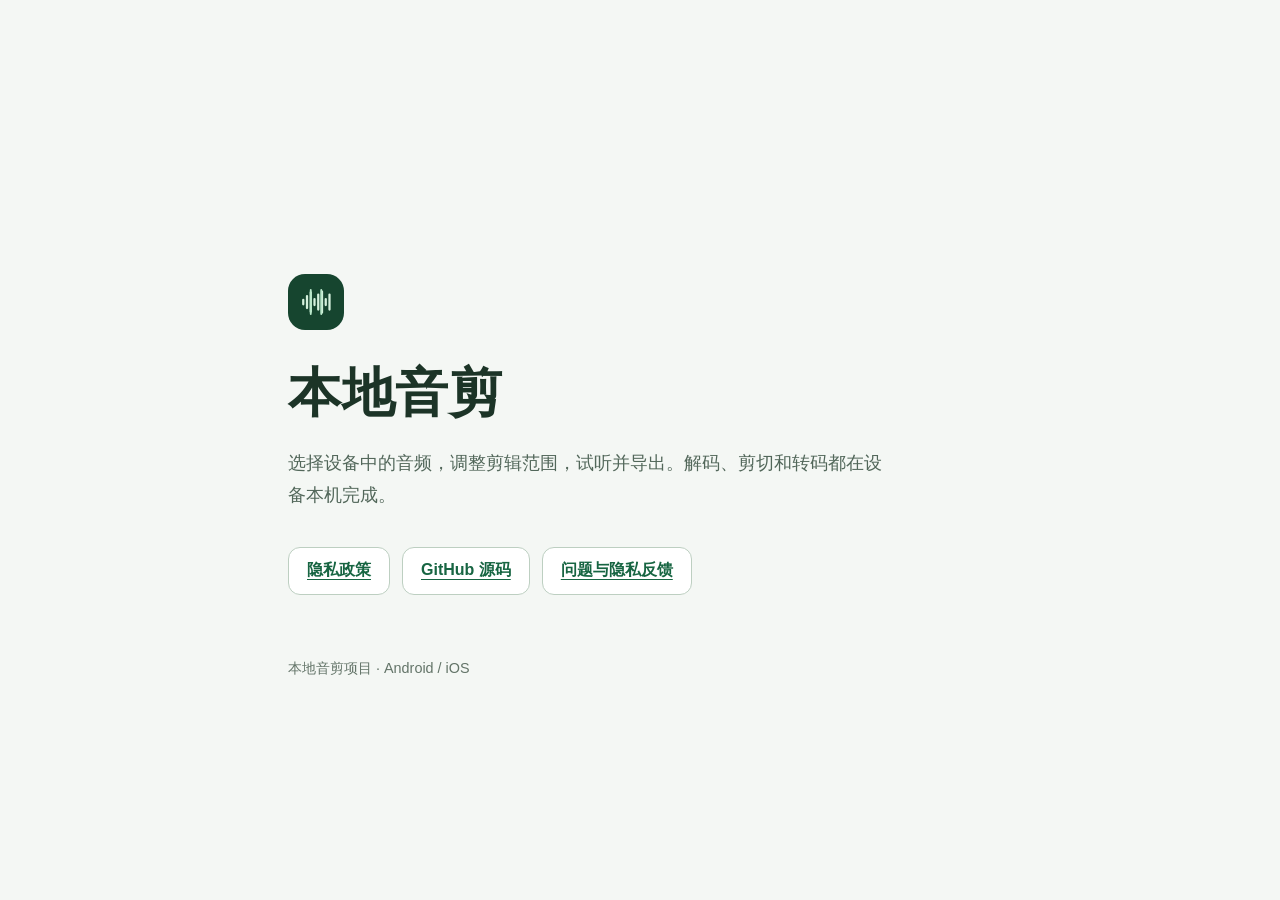
<file: docs/index.html>
<!doctype html>
<html lang="zh-CN">
  <head>
    <meta charset="utf-8">
    <meta name="viewport" content="width=device-width, initial-scale=1">
    <meta name="theme-color" content="#16452f">
    <meta name="description" content="本地音剪：在设备本机选择、剪辑、试听和导出音频。">
    <title>本地音剪 · 本机音频剪辑</title>
    <style>
      :root { color-scheme: light; font-family: -apple-system, BlinkMacSystemFont, "Segoe UI", sans-serif; color: #1c3427; background: #f4f7f4; }
      body { margin: 0; }
      main { box-sizing: border-box; width: min(760px, 100%); min-height: 100vh; margin: 0 auto; padding: 12vh 28px 56px; display: flex; flex-direction: column; justify-content: center; }
      .mark { width: 56px; height: 56px; border-radius: 17px; background: #16452f; color: #d4f0dc; display: grid; place-items: center; margin-bottom: 28px; }
      .mark svg { width: 36px; height: 36px; }
      h1 { margin: 0; font-size: clamp(2rem, 6vw, 3.3rem); letter-spacing: .01em; }
      p { max-width: 600px; color: #52675a; font-size: 1.12rem; line-height: 1.75; }
      nav { display: flex; flex-wrap: wrap; gap: 12px; margin-top: 18px; }
      a { color: #176542; font-weight: 600; text-underline-offset: 4px; }
      .link { display: inline-flex; min-height: 46px; align-items: center; padding: 0 18px; border: 1px solid #bdcfc1; border-radius: 12px; background: #fff; }
      footer { margin-top: 64px; color: #637468; font-size: .9rem; }
      @media (prefers-reduced-motion: reduce) { *, *::before, *::after { scroll-behavior: auto !important; } }
    </style>
  </head>
  <body>
    <main>
      <div class="mark" aria-hidden="true">
        <svg viewBox="0 0 48 48" fill="none" xmlns="http://www.w3.org/2000/svg">
          <path d="M7 21v6m5-11v16m5-21v26m5-17v8m5-14v20m5-24v28m5-18v8m5-14v20" stroke="currentColor" stroke-width="3" stroke-linecap="round"/>
          <path d="M17 8v32m14-32v32" stroke="#B9E8CA" stroke-width="2.5" stroke-linecap="round"/>
        </svg>
      </div>
      <h1>本地音剪</h1>
      <p>选择设备中的音频，调整剪辑范围，试听并导出。解码、剪切和转码都在设备本机完成。</p>
      <nav aria-label="项目链接">
        <a class="link" href="privacy-policy.html">隐私政策</a>
        <a class="link" href="https://github.com/ponponon/audio-cut">GitHub 源码</a>
        <a class="link" href="https://github.com/ponponon/audio-cut/issues">问题与隐私反馈</a>
      </nav>
      <footer>本地音剪项目 · Android / iOS</footer>
    </main>
  </body>
</html>
</file>
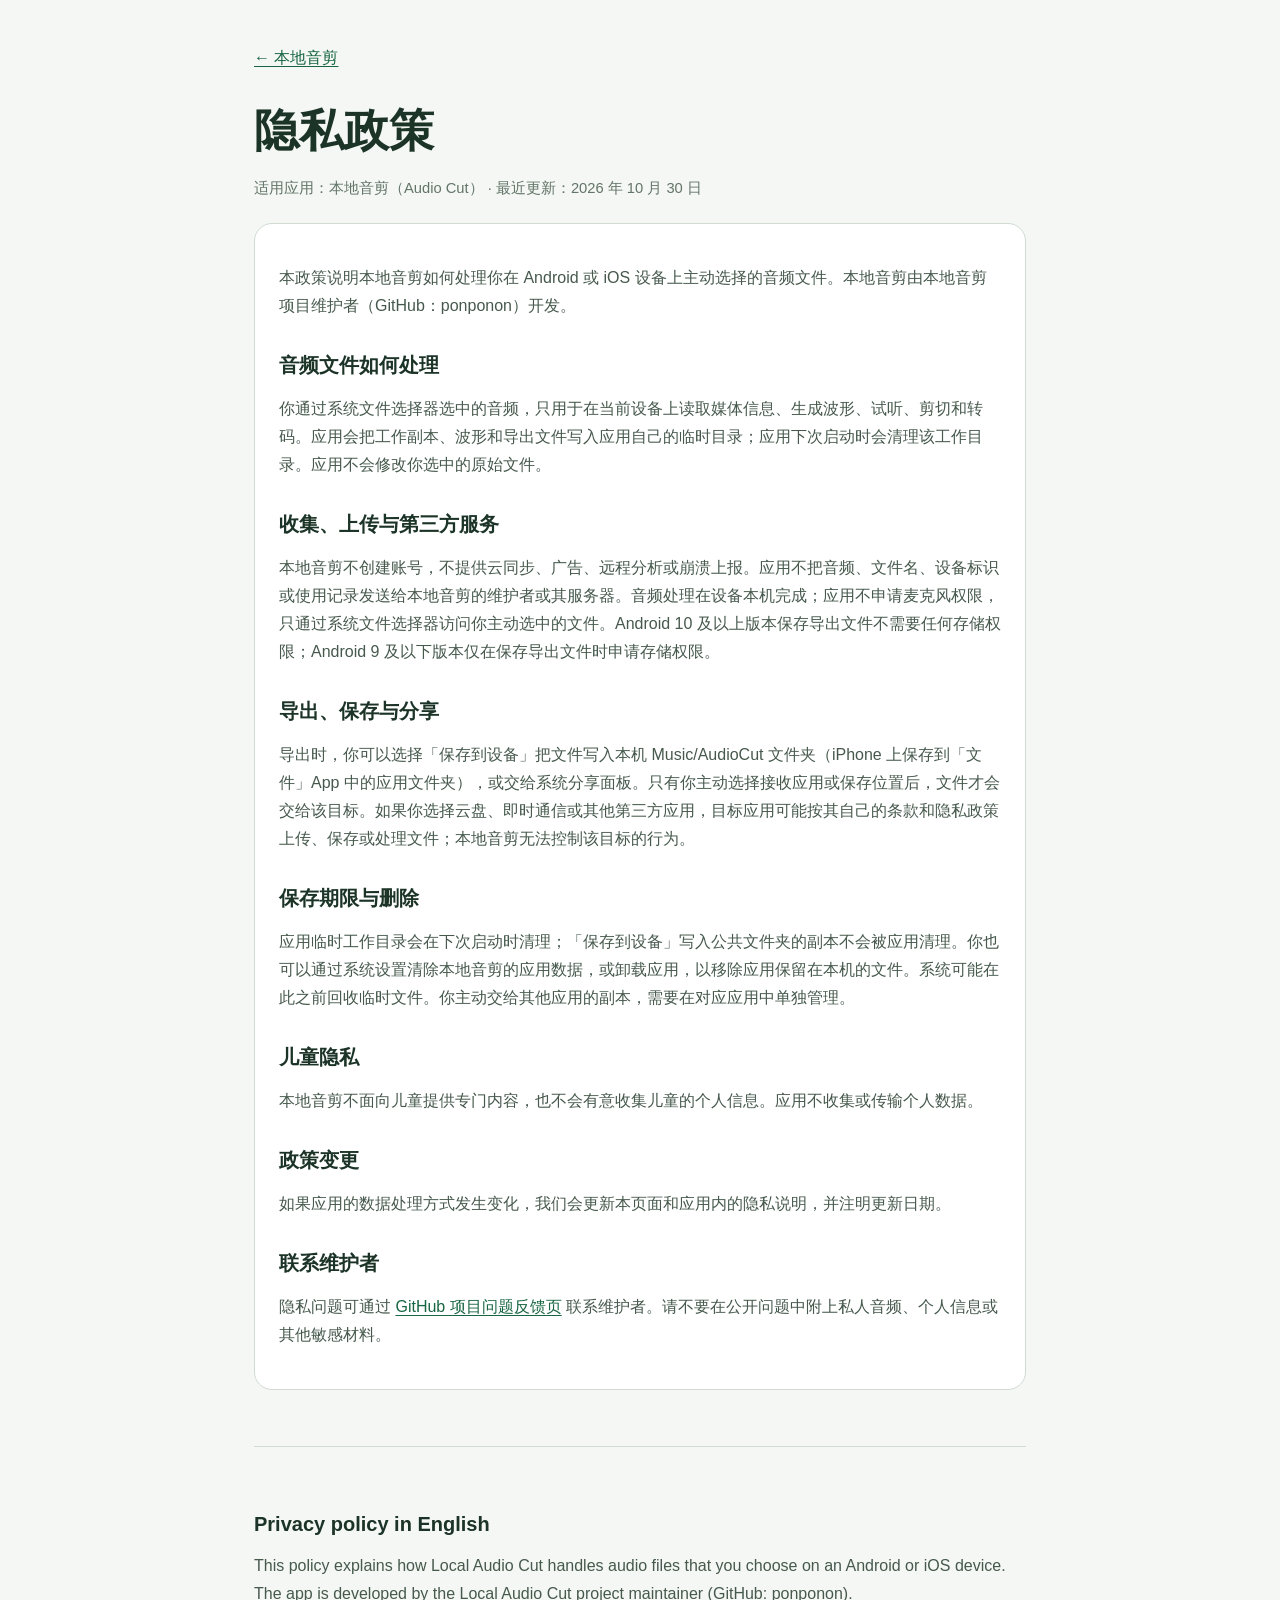
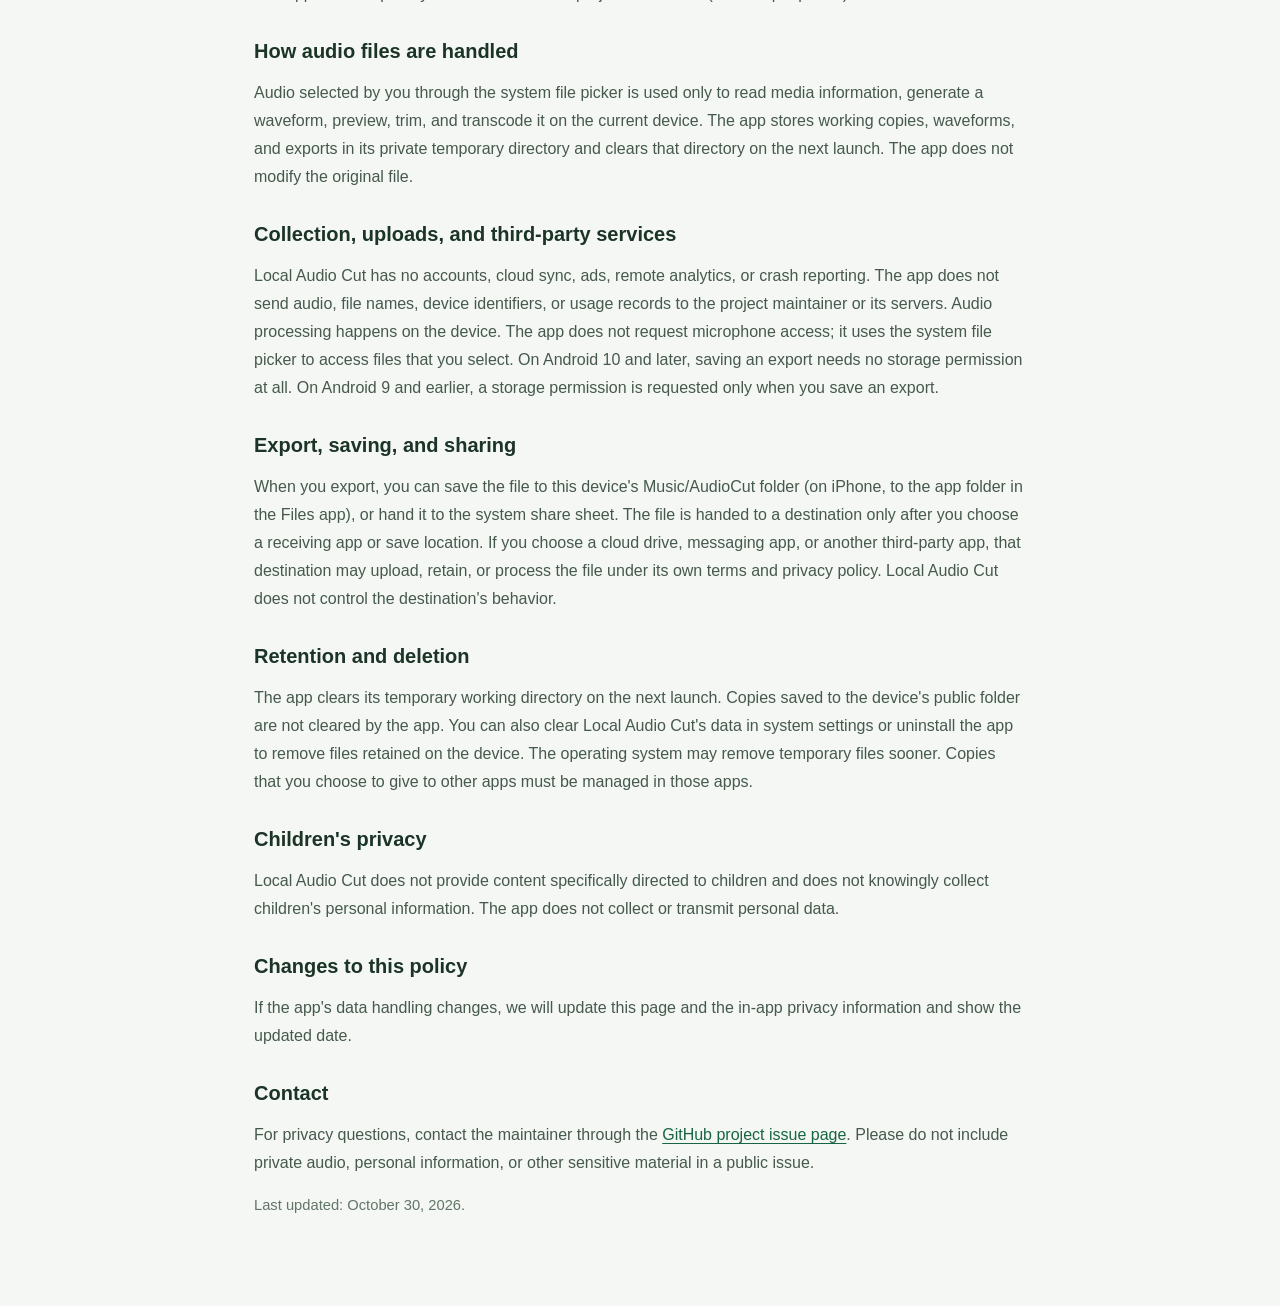
<file: docs/privacy-policy.html>
<!doctype html>
<html lang="zh-CN">
  <head>
    <meta charset="utf-8">
    <meta name="viewport" content="width=device-width, initial-scale=1">
    <meta name="theme-color" content="#16452f">
    <title>隐私政策 · 本地音剪</title>
    <style>
      :root { color-scheme: light; font-family: -apple-system, BlinkMacSystemFont, "Segoe UI", sans-serif; color: #1c3427; background: #f4f7f4; }
      body { margin: 0; }
      main { box-sizing: border-box; width: min(820px, 100%); margin: 0 auto; padding: 48px 24px 72px; }
      a { color: #176542; text-underline-offset: 3px; }
      h1 { margin: 12px 0 8px; font-size: clamp(2rem, 5vw, 2.8rem); }
      h2 { margin: 32px 0 8px; font-size: 1.25rem; }
      p, li { color: #46594c; font-size: 1rem; line-height: 1.75; }
      .meta { color: #637468; font-size: .92rem; }
      .panel { margin-top: 22px; padding: 24px; border: 1px solid #d0dbd2; border-radius: 18px; background: #fff; }
      .language { margin-top: 56px; padding-top: 34px; border-top: 1px solid #d0dbd2; }
      .back { display: inline-block; margin-bottom: 20px; }
      @media (max-width: 540px) { main { padding: 30px 18px 54px; } .panel { padding: 18px; } }
    </style>
  </head>
  <body>
    <main>
      <a class="back" href="index.html">← 本地音剪</a>
      <h1>隐私政策</h1>
      <p class="meta">适用应用：本地音剪（Audio Cut） · 最近更新：2026 年 10 月 30 日</p>

      <section class="panel" lang="zh-CN">
        <p>本政策说明本地音剪如何处理你在 Android 或 iOS 设备上主动选择的音频文件。本地音剪由本地音剪项目维护者（GitHub：ponponon）开发。</p>

        <h2>音频文件如何处理</h2>
        <p>你通过系统文件选择器选中的音频，只用于在当前设备上读取媒体信息、生成波形、试听、剪切和转码。应用会把工作副本、波形和导出文件写入应用自己的临时目录；应用下次启动时会清理该工作目录。应用不会修改你选中的原始文件。</p>

        <h2>收集、上传与第三方服务</h2>
        <p>本地音剪不创建账号，不提供云同步、广告、远程分析或崩溃上报。应用不把音频、文件名、设备标识或使用记录发送给本地音剪的维护者或其服务器。音频处理在设备本机完成；应用不申请麦克风权限，只通过系统文件选择器访问你主动选中的文件。Android 10 及以上版本保存导出文件不需要任何存储权限；Android 9 及以下版本仅在保存导出文件时申请存储权限。</p>

        <h2>导出、保存与分享</h2>
        <p>导出时，你可以选择「保存到设备」把文件写入本机 Music/AudioCut 文件夹（iPhone 上保存到「文件」App 中的应用文件夹），或交给系统分享面板。只有你主动选择接收应用或保存位置后，文件才会交给该目标。如果你选择云盘、即时通信或其他第三方应用，目标应用可能按其自己的条款和隐私政策上传、保存或处理文件；本地音剪无法控制该目标的行为。</p>

        <h2>保存期限与删除</h2>
        <p>应用临时工作目录会在下次启动时清理；「保存到设备」写入公共文件夹的副本不会被应用清理。你也可以通过系统设置清除本地音剪的应用数据，或卸载应用，以移除应用保留在本机的文件。系统可能在此之前回收临时文件。你主动交给其他应用的副本，需要在对应应用中单独管理。</p>

        <h2>儿童隐私</h2>
        <p>本地音剪不面向儿童提供专门内容，也不会有意收集儿童的个人信息。应用不收集或传输个人数据。</p>

        <h2>政策变更</h2>
        <p>如果应用的数据处理方式发生变化，我们会更新本页面和应用内的隐私说明，并注明更新日期。</p>

        <h2>联系维护者</h2>
        <p>隐私问题可通过 <a href="https://github.com/ponponon/audio-cut/issues">GitHub 项目问题反馈页</a> 联系维护者。请不要在公开问题中附上私人音频、个人信息或其他敏感材料。</p>
      </section>

      <section class="language" lang="en">
        <h2>Privacy policy in English</h2>
        <p>This policy explains how Local Audio Cut handles audio files that you choose on an Android or iOS device. The app is developed by the Local Audio Cut project maintainer (GitHub: ponponon).</p>

        <h2>How audio files are handled</h2>
        <p>Audio selected by you through the system file picker is used only to read media information, generate a waveform, preview, trim, and transcode it on the current device. The app stores working copies, waveforms, and exports in its private temporary directory and clears that directory on the next launch. The app does not modify the original file.</p>

        <h2>Collection, uploads, and third-party services</h2>
        <p>Local Audio Cut has no accounts, cloud sync, ads, remote analytics, or crash reporting. The app does not send audio, file names, device identifiers, or usage records to the project maintainer or its servers. Audio processing happens on the device. The app does not request microphone access; it uses the system file picker to access files that you select. On Android 10 and later, saving an export needs no storage permission at all. On Android 9 and earlier, a storage permission is requested only when you save an export.</p>

        <h2>Export, saving, and sharing</h2>
        <p>When you export, you can save the file to this device's Music/AudioCut folder (on iPhone, to the app folder in the Files app), or hand it to the system share sheet. The file is handed to a destination only after you choose a receiving app or save location. If you choose a cloud drive, messaging app, or another third-party app, that destination may upload, retain, or process the file under its own terms and privacy policy. Local Audio Cut does not control the destination's behavior.</p>

        <h2>Retention and deletion</h2>
        <p>The app clears its temporary working directory on the next launch. Copies saved to the device's public folder are not cleared by the app. You can also clear Local Audio Cut's data in system settings or uninstall the app to remove files retained on the device. The operating system may remove temporary files sooner. Copies that you choose to give to other apps must be managed in those apps.</p>

        <h2>Children's privacy</h2>
        <p>Local Audio Cut does not provide content specifically directed to children and does not knowingly collect children's personal information. The app does not collect or transmit personal data.</p>

        <h2>Changes to this policy</h2>
        <p>If the app's data handling changes, we will update this page and the in-app privacy information and show the updated date.</p>

        <h2>Contact</h2>
        <p>For privacy questions, contact the maintainer through the <a href="https://github.com/ponponon/audio-cut/issues">GitHub project issue page</a>. Please do not include private audio, personal information, or other sensitive material in a public issue.</p>
        <p class="meta">Last updated: October 30, 2026.</p>
      </section>
    </main>
  </body>
</html>
</file>
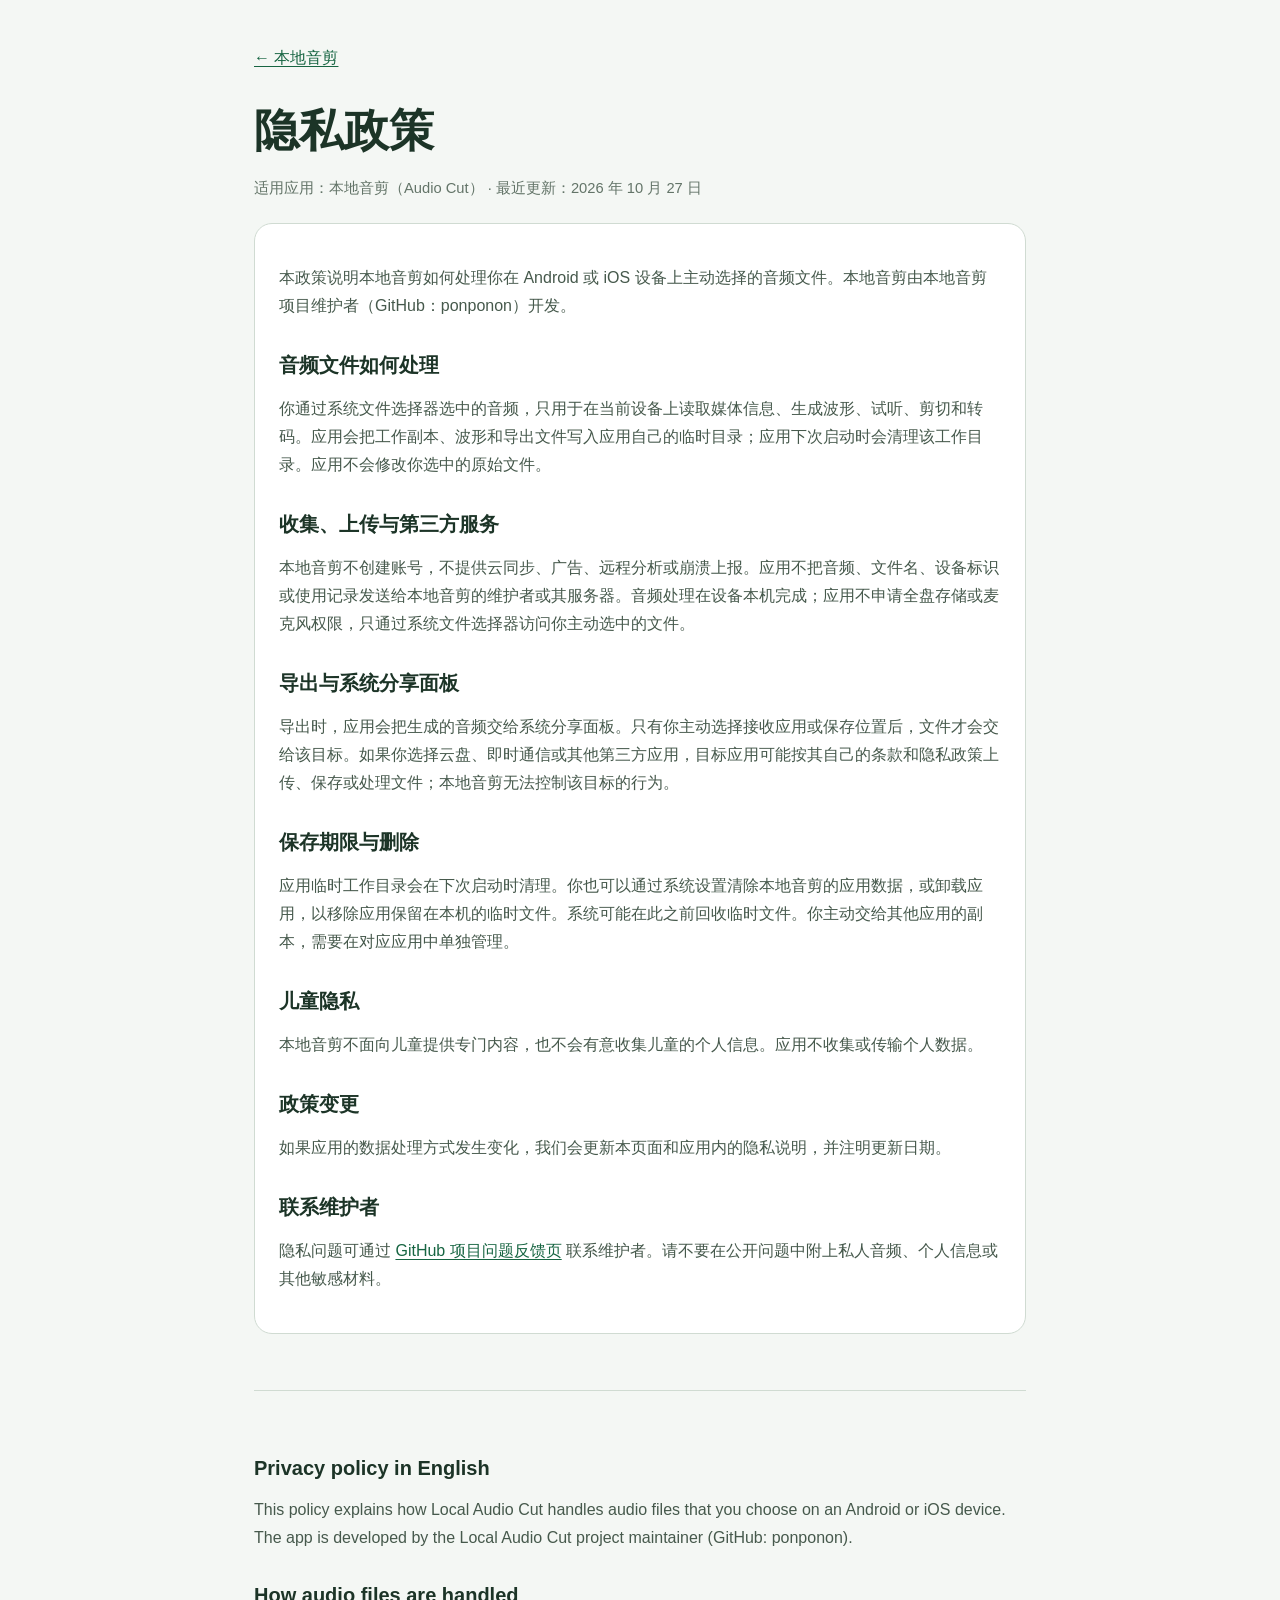
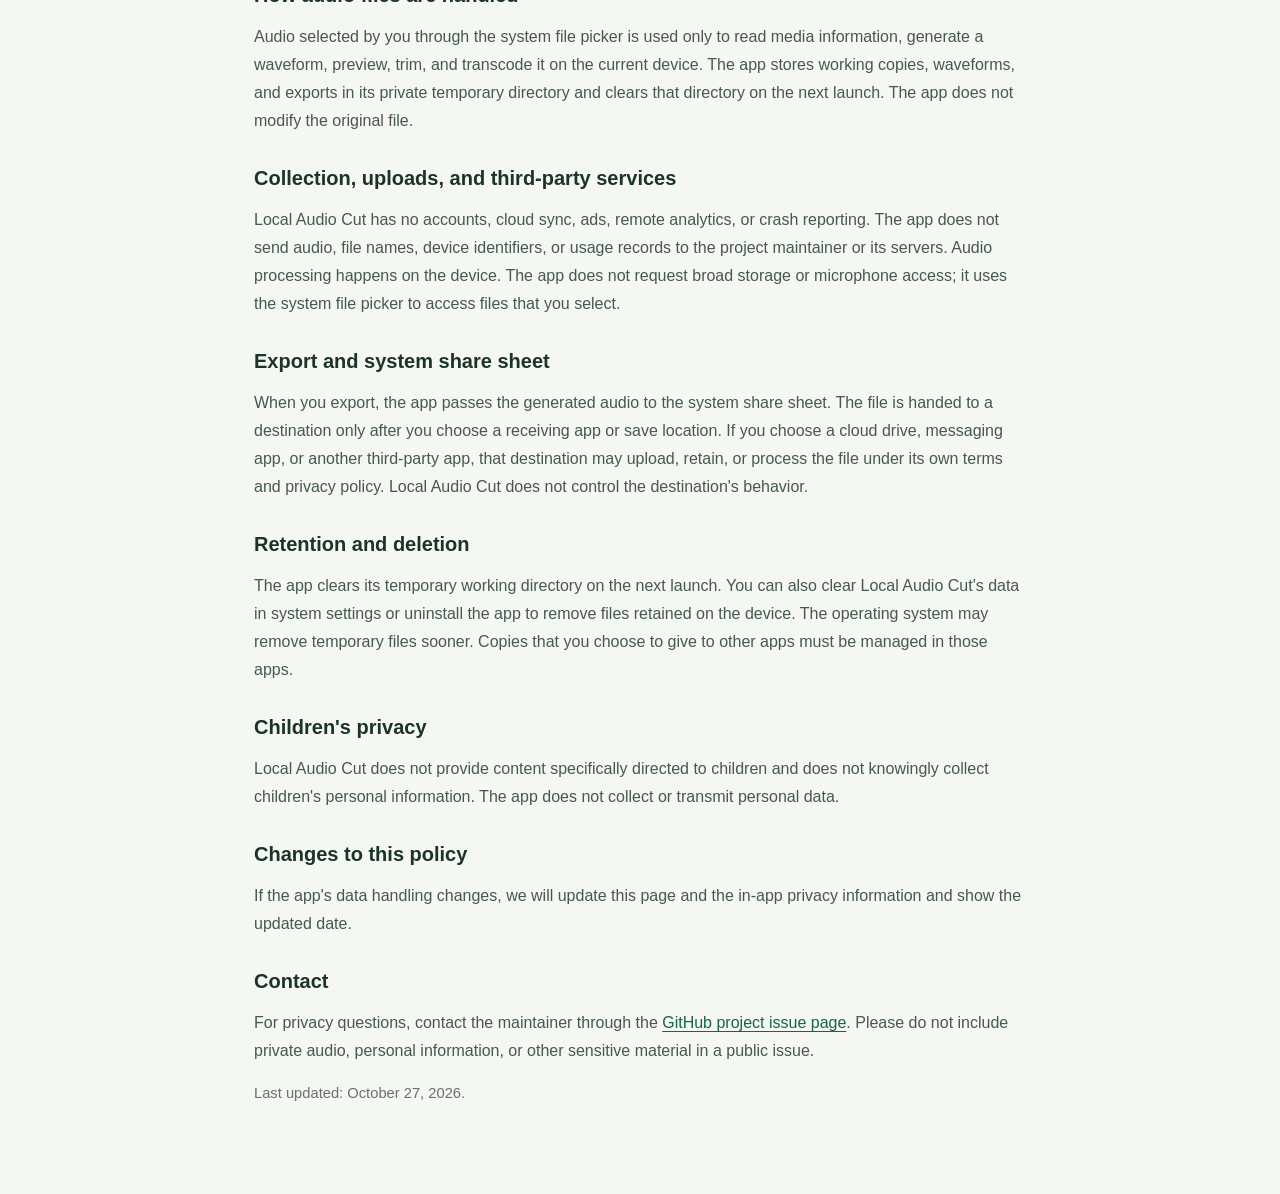
<file: website/privacy-policy.html>
<!doctype html>
<html lang="zh-CN">
  <head>
    <meta charset="utf-8">
    <meta name="viewport" content="width=device-width, initial-scale=1">
    <meta name="theme-color" content="#16452f">
    <title>隐私政策 · 本地音剪</title>
    <style>
      :root { color-scheme: light; font-family: -apple-system, BlinkMacSystemFont, "Segoe UI", sans-serif; color: #1c3427; background: #f4f7f4; }
      body { margin: 0; }
      main { box-sizing: border-box; width: min(820px, 100%); margin: 0 auto; padding: 48px 24px 72px; }
      a { color: #176542; text-underline-offset: 3px; }
      h1 { margin: 12px 0 8px; font-size: clamp(2rem, 5vw, 2.8rem); }
      h2 { margin: 32px 0 8px; font-size: 1.25rem; }
      p, li { color: #46594c; font-size: 1rem; line-height: 1.75; }
      .meta { color: #637468; font-size: .92rem; }
      .panel { margin-top: 22px; padding: 24px; border: 1px solid #d0dbd2; border-radius: 18px; background: #fff; }
      .language { margin-top: 56px; padding-top: 34px; border-top: 1px solid #d0dbd2; }
      .back { display: inline-block; margin-bottom: 20px; }
      @media (max-width: 540px) { main { padding: 30px 18px 54px; } .panel { padding: 18px; } }
    </style>
  </head>
  <body>
    <main>
      <a class="back" href="index.html">← 本地音剪</a>
      <h1>隐私政策</h1>
      <p class="meta">适用应用：本地音剪（Audio Cut） · 最近更新：2026 年 10 月 27 日</p>

      <section class="panel" lang="zh-CN">
        <p>本政策说明本地音剪如何处理你在 Android 或 iOS 设备上主动选择的音频文件。本地音剪由本地音剪项目维护者（GitHub：ponponon）开发。</p>

        <h2>音频文件如何处理</h2>
        <p>你通过系统文件选择器选中的音频，只用于在当前设备上读取媒体信息、生成波形、试听、剪切和转码。应用会把工作副本、波形和导出文件写入应用自己的临时目录；应用下次启动时会清理该工作目录。应用不会修改你选中的原始文件。</p>

        <h2>收集、上传与第三方服务</h2>
        <p>本地音剪不创建账号，不提供云同步、广告、远程分析或崩溃上报。应用不把音频、文件名、设备标识或使用记录发送给本地音剪的维护者或其服务器。音频处理在设备本机完成；应用不申请全盘存储或麦克风权限，只通过系统文件选择器访问你主动选中的文件。</p>

        <h2>导出与系统分享面板</h2>
        <p>导出时，应用会把生成的音频交给系统分享面板。只有你主动选择接收应用或保存位置后，文件才会交给该目标。如果你选择云盘、即时通信或其他第三方应用，目标应用可能按其自己的条款和隐私政策上传、保存或处理文件；本地音剪无法控制该目标的行为。</p>

        <h2>保存期限与删除</h2>
        <p>应用临时工作目录会在下次启动时清理。你也可以通过系统设置清除本地音剪的应用数据，或卸载应用，以移除应用保留在本机的临时文件。系统可能在此之前回收临时文件。你主动交给其他应用的副本，需要在对应应用中单独管理。</p>

        <h2>儿童隐私</h2>
        <p>本地音剪不面向儿童提供专门内容，也不会有意收集儿童的个人信息。应用不收集或传输个人数据。</p>

        <h2>政策变更</h2>
        <p>如果应用的数据处理方式发生变化，我们会更新本页面和应用内的隐私说明，并注明更新日期。</p>

        <h2>联系维护者</h2>
        <p>隐私问题可通过 <a href="https://github.com/ponponon/audio-cut/issues">GitHub 项目问题反馈页</a> 联系维护者。请不要在公开问题中附上私人音频、个人信息或其他敏感材料。</p>
      </section>

      <section class="language" lang="en">
        <h2>Privacy policy in English</h2>
        <p>This policy explains how Local Audio Cut handles audio files that you choose on an Android or iOS device. The app is developed by the Local Audio Cut project maintainer (GitHub: ponponon).</p>

        <h2>How audio files are handled</h2>
        <p>Audio selected by you through the system file picker is used only to read media information, generate a waveform, preview, trim, and transcode it on the current device. The app stores working copies, waveforms, and exports in its private temporary directory and clears that directory on the next launch. The app does not modify the original file.</p>

        <h2>Collection, uploads, and third-party services</h2>
        <p>Local Audio Cut has no accounts, cloud sync, ads, remote analytics, or crash reporting. The app does not send audio, file names, device identifiers, or usage records to the project maintainer or its servers. Audio processing happens on the device. The app does not request broad storage or microphone access; it uses the system file picker to access files that you select.</p>

        <h2>Export and system share sheet</h2>
        <p>When you export, the app passes the generated audio to the system share sheet. The file is handed to a destination only after you choose a receiving app or save location. If you choose a cloud drive, messaging app, or another third-party app, that destination may upload, retain, or process the file under its own terms and privacy policy. Local Audio Cut does not control the destination's behavior.</p>

        <h2>Retention and deletion</h2>
        <p>The app clears its temporary working directory on the next launch. You can also clear Local Audio Cut's data in system settings or uninstall the app to remove files retained on the device. The operating system may remove temporary files sooner. Copies that you choose to give to other apps must be managed in those apps.</p>

        <h2>Children's privacy</h2>
        <p>Local Audio Cut does not provide content specifically directed to children and does not knowingly collect children's personal information. The app does not collect or transmit personal data.</p>

        <h2>Changes to this policy</h2>
        <p>If the app's data handling changes, we will update this page and the in-app privacy information and show the updated date.</p>

        <h2>Contact</h2>
        <p>For privacy questions, contact the maintainer through the <a href="https://github.com/ponponon/audio-cut/issues">GitHub project issue page</a>. Please do not include private audio, personal information, or other sensitive material in a public issue.</p>
        <p class="meta">Last updated: October 27, 2026.</p>
      </section>
    </main>
  </body>
</html>
</file>
